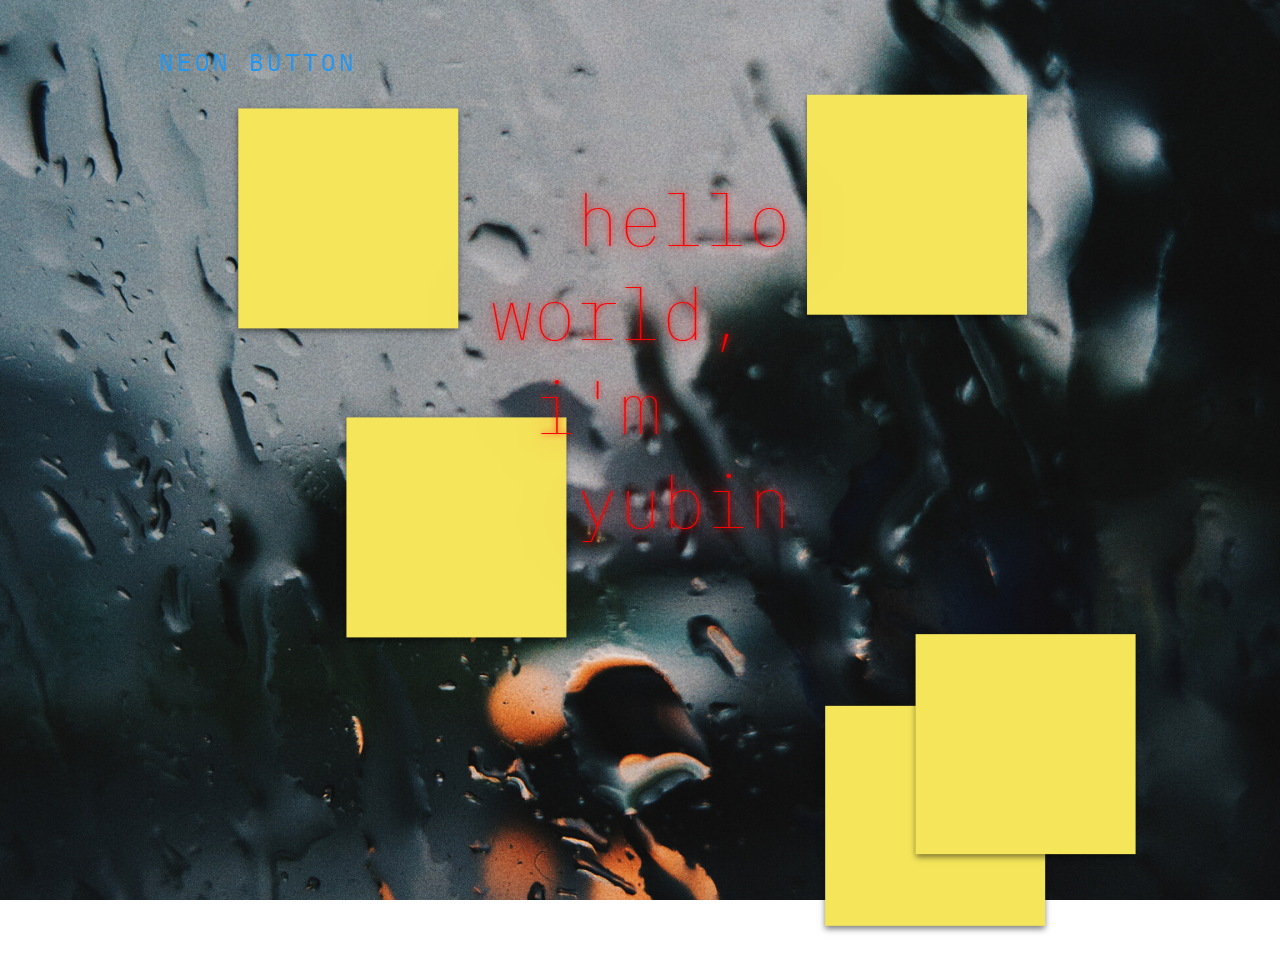
<file: landing.html>
<!DOCTYPE html>
<html lang="en">
<head>
  <meta charset="UTF-8">
  <meta http-equiv="X-UA-Compatible" content="IE=edge,chrome=1"/>
  <meta name="viewport" content="width=device-width,initial-scale=1,maximum-scale=1,user-scalable=0">
  <title>Landing - Yubin Go</title>
<link href="https://fonts.googleapis.com/css2?family=IBM+Plex+Mono:wght@300;400&display=swap" rel="stylesheet">
  <link rel="stylesheet" href="landstyle.css">
  <script src="https://code.jquery.com/jquery-3.3.1.js"></script>
  <script src="jquery.novacancy.min.js"></script>
</head>
<body>
<script type="module" src="landapp.js"></script>
  <script type="text/javascript">
    $(document).ready(function(){
      $('#neonthis').novacancy({

        'reblinkProbability' : 0.3,
        'blinkMin' : 0.1,
        'blinkMax' : 0.2,
        'loopMin' : 1,
        'loopMax' : 2,
        'color' : 'red',
        'glow' : ['0 0 80px red', '0 0 30px red', '0 0 6px red'],
        'off' : 2,
        'blink' : 0,
        'autoOn' : true
      });
    });
  </script>
  <div class="neon-text">
    <p id="neonthis">
          &nbsp;&nbsp;hello<br>
          world,<br>
          &nbsp;i'm<br>
          &nbsp;&nbsp;yubin<br>
    </p>
  </div>
  <div class="neon-button">
  <a href="#">
    <span></span>
    <span></span>
    <span></span>
    <span></span>
    Neon button
  </a>
</div>
</body>
</html>
</file>
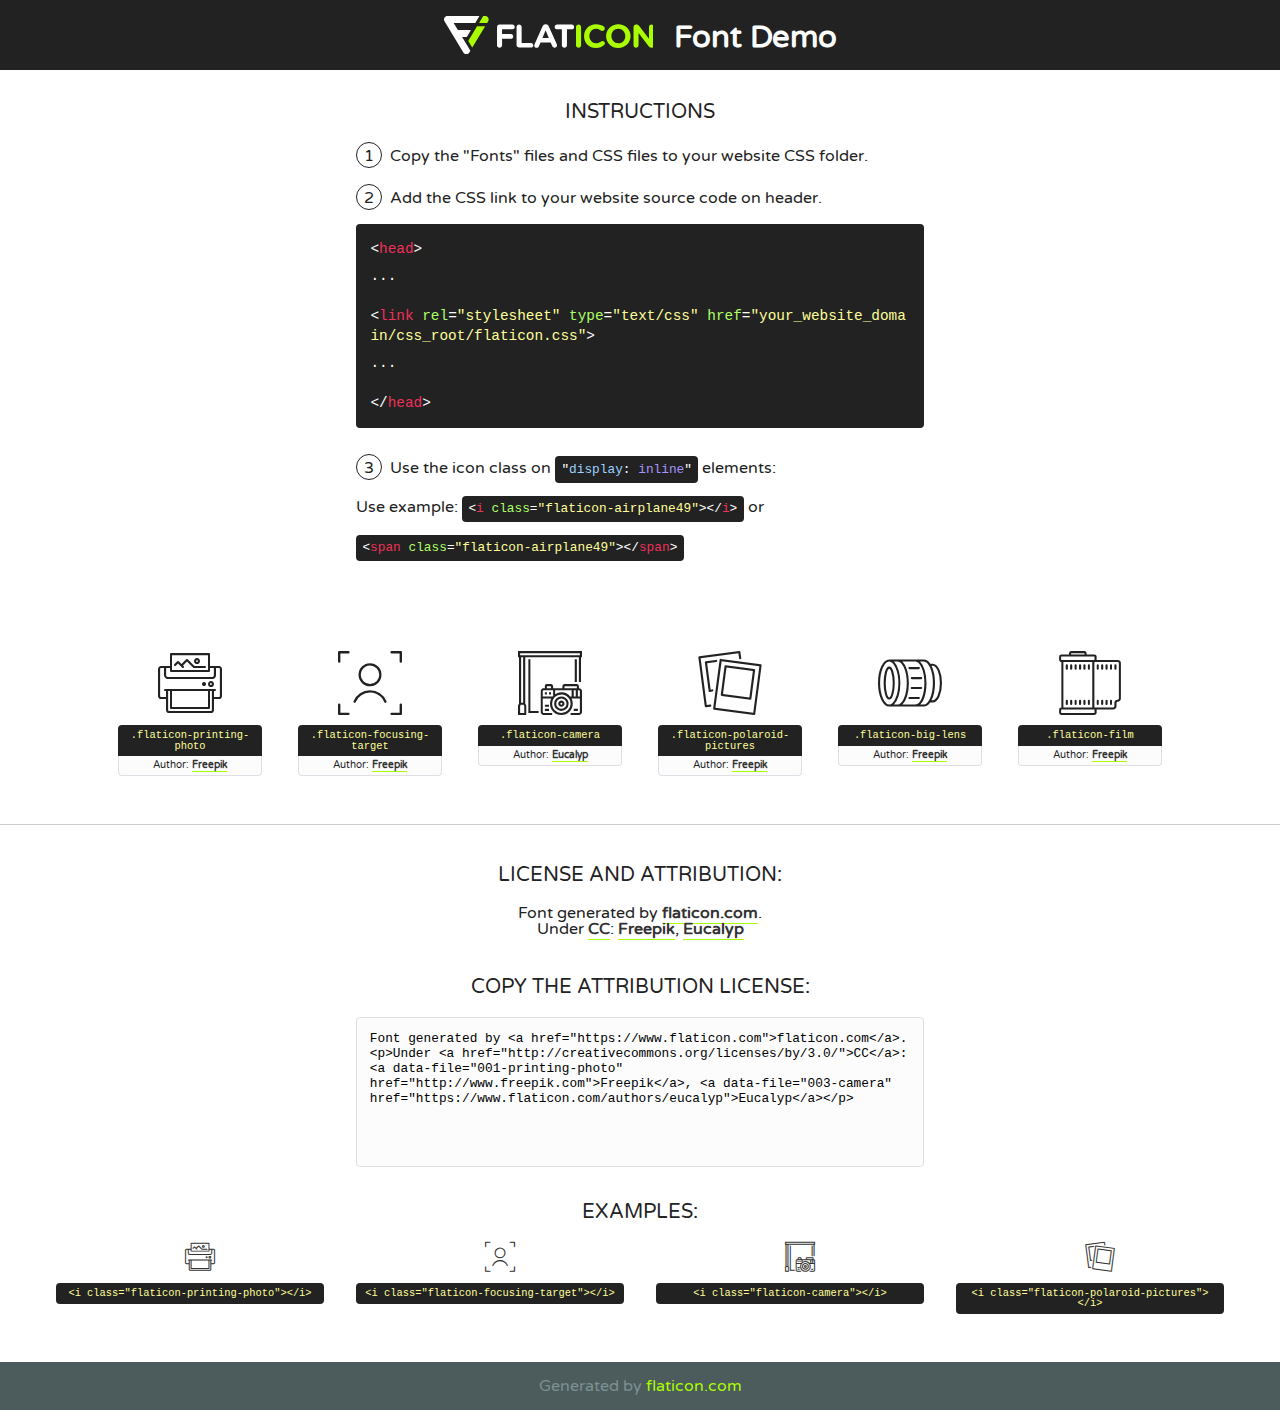
<file: fonts/flaticon/font/flaticon.html>
<!DOCTYPE html>
<!--
  Flaticon icon font: Flaticon
  Creation date: 12/12/2018 14:43
-->
<html>
<!DOCTYPE html>
<html>

<head>
    <title>Flaticon WebFont</title>
    <link href="http://fonts.googleapis.com/css?family=Varela+Round" rel="stylesheet" type="text/css" />
    <link rel="stylesheet" type="text/css" href="flaticon.css">
    <meta charset="UTF-8">
    <style>
    html, body, div, span, applet, object, iframe,
    h1, h2, h3, h4, h5, h6, p, blockquote, pre,
    a, abbr, acronym, address, big, cite, code,
    del, dfn, em, img, ins, kbd, q, s, samp,
    small, strike, strong, sub, sup, tt, var,
    b, u, i, center,
    dl, dt, dd, ol, ul, li,
    fieldset, form, label, legend,
    table, caption, tbody, tfoot, thead, tr, th, td,
    article, aside, canvas, details, embed, 
    figure, figcaption, footer, header, hgroup, 
    menu, nav, output, ruby, section, summary,
    time, mark, audio, video {
        margin: 0;
        padding: 0;
        border: 0;
        font-size: 100%;
        font: inherit;
        vertical-align: baseline;
    }
    /* HTML5 display-role reset for older browsers */
    article, aside, details, figcaption, figure, 
    footer, header, hgroup, menu, nav, section {
        display: block;
    }
    body {
        line-height: 1;
    }
    ol, ul {
        list-style: none;
    }
    blockquote, q {
        quotes: none;
    }
    blockquote:before, blockquote:after,
    q:before, q:after {
        content: '';
        content: none;
    }
    table {
        border-collapse: collapse;
        border-spacing: 0;
    }
    body {
        font-family: 'Varela Round', Helvetica, Arial, sans-serif;
        font-size: 16px;
        color: #222;
    }
    a {
        color: #333;
        border-bottom: 1px solid #a9fd00;
        font-weight: bold;
        text-decoration: none;
    }
    * {
        -moz-box-sizing: border-box;
        -webkit-box-sizing: border-box;
        box-sizing: border-box;
        margin: 0;
        padding: 0;
    }
    [class^="flaticon-"]:before, [class*=" flaticon-"]:before, [class^="flaticon-"]:after, [class*=" flaticon-"]:after {
        font-family: Flaticon;
        font-size: 30px;
        font-style: normal;
        margin-left: 20px;
        color: #333;
    }
    .wrapper {
        max-width: 600px;
        margin: auto;
        padding: 0 1em;
    }
    .title {
        font-size: 1.25em;
        text-align: center;
        margin-bottom: 1em;
        text-transform: uppercase;
    }
    header {
        text-align: center;
        background-color: #222;
        color: #fff;
        padding: 1em;
    }
    header .logo {
        width: 210px;
        height: 38px;
        display: inline-block;
        vertical-align: middle;
        margin-right: 1em;
        border: none;
    }
    header strong {
        font-size: 1.95em;
        font-weight: bold;
        vertical-align: middle;
        margin-top: 5px;
        display: inline-block;
    }
    .demo {
        margin: 2em auto;
        line-height: 1.25em;
    }
    .demo ul li {
        margin-bottom: 1em;
    }
    .demo ul li .num {
        color: #222;
        border-radius: 20px;
        display: inline-block;
        width: 26px;
        padding: 3px;
        height: 26px;
        text-align: center;
        margin-right: 0.5em;
        border: 1px solid #222;
    }
    .demo ul li code {
        background-color: #222;
        border-radius: 4px;
        padding: 0.25em 0.5em;
        display: inline-block;
        color: #fff;
        font-family: Consolas,Monaco,Lucida Console,Liberation Mono,DejaVu Sans Mono,Bitstream Vera Sans Mono,Courier New, monospace;
        font-weight: lighter;
        margin-top: 1em;
        font-size: 0.8em;
        word-break: break-all;
    }
    .demo ul li code.big {
        padding: 1em;
        font-size: 0.9em;
    }
    .demo ul li code .red {
        color: #EF3159;
    }
    .demo ul li code .green {
        color: #ACFF65;
    }
    .demo ul li code .yellow {
        color: #FFFF99;
    }
    .demo ul li code .blue {
        color: #99D3FF;
    }
    .demo ul li code .purple {
        color: #A295FF;
    }
    .demo ul li code .dots {
        margin-top: 0.5em;
        display: block;
    }
    #glyphs {
        border-bottom: 1px solid #ccc;
        padding: 2em 0;
        text-align: center;
    }
    .glyph {
        display: inline-block;
        width: 9em;
        margin: 1em;
        text-align: center;
        vertical-align: top;
        background: #FFF;
    }
    .glyph .glyph-icon {
        padding: 10px;
        display: block;
        font-family:"Flaticon";
        font-size: 64px;
        line-height: 1;
    }
    .glyph .glyph-icon:before {
        font-size: 64px;
        color: #222;
        margin-left: 0;
    }
    .class-name {
        font-size: 0.65em;
        background-color: #222;
        color: #fff;
        border-radius: 4px 4px 0 0;
        padding: 0.5em;
        color: #FFFF99;
        font-family: Consolas,Monaco,Lucida Console,Liberation Mono,DejaVu Sans Mono,Bitstream Vera Sans Mono,Courier New, monospace;
    }
    .author-name {
        font-size: 0.6em;
        background-color: #fcfcfd;
        border: 1px solid #DEDEE4;
        border-top: 0;
        border-radius: 0 0 4px 4px;
        padding: 0.5em;
    }
    .class-name:last-child {
        font-size: 10px;
        color:#888;
    }
    .class-name:last-child a {
        font-size: 10px;
        color:#555;
    }
    .class-name:last-child a:hover {
        color:#a9fd00;
    }
    .glyph > input {
        display: block;
        width: 100px;
        margin: 5px auto;
        text-align: center;
        font-size: 12px;
        cursor: text;
    }
    .glyph > input.icon-input {
        font-family:"Flaticon";
        font-size: 16px;
        margin-bottom: 10px;
    }
    .attribution .title {
        margin-top: 2em;
    }
    .attribution textarea {
        background-color: #fcfcfd;
        padding: 1em;
        border: none;
        box-shadow: none;
        border: 1px solid #DEDEE4;
        border-radius: 4px;
        resize: none;
        width: 100%;
        height: 150px;
        font-size: 0.8em;
        font-family: Consolas,Monaco,Lucida Console,Liberation Mono,DejaVu Sans Mono,Bitstream Vera Sans Mono,Courier New, monospace;
        -webkit-appearance: none;
    }
    .iconsuse {
        margin: 2em auto;
        text-align: center;
        max-width: 1200px;
    }
    .iconsuse:after {
        content: '';
        display: table;
        clear: both;
    }
    .iconsuse .image {
        float: left;
        width: 25%;
        padding: 0 1em;
    }
    .iconsuse .image p {
        margin-bottom: 1em;
    }
    .iconsuse .image span {
        display: block;
        font-size: 0.65em;
        background-color: #222;
        color: #fff;
        border-radius: 4px;
        padding: 0.5em;
        color: #FFFF99;
        margin-top: 1em;
        font-family: Consolas,Monaco,Lucida Console,Liberation Mono,DejaVu Sans Mono,Bitstream Vera Sans Mono,Courier New, monospace;
    }
    #footer {
        text-align: center;
        background-color: #4C5B5C;
        color: #7c9192;
        padding: 1em;
    }
    #footer a {
        border: none;
        color: #a9fd00;
        font-weight: normal;
    }
    @media (max-width: 960px) {
        .iconsuse .image {
            width: 50%;
        }
    }
    @media (max-width: 560px) {
        .iconsuse .image {
            width: 100%;
        }
    }
    </style>
</head>

<body class="characters-off">

    <header>
        <a href="https://www.flaticon.com" target="_blank" class="logo">
            <svg version="1.1" xmlns="http://www.w3.org/2000/svg" xmlns:xlink="http://www.w3.org/1999/xlink" xmlns:a="http://ns.adobe.com/AdobeSVGViewerExtensions/3.0/" viewBox="0 0 560.875 102.036" enable-background="new 0 0 560.875 102.036" xml:space="preserve">
                <defs>
                </defs>
                <g>
                    <g class="letters">
                        <path fill="#ffffff" d="M141.596,29.675c0-3.777,2.985-6.767,6.764-6.767h34.438c3.426,0,6.15,2.728,6.15,6.15
                        c0,3.43-2.724,6.149-6.15,6.149h-27.674v13.091h23.719c3.429,0,6.151,2.724,6.151,6.15c0,3.43-2.723,6.149-6.151,6.149h-23.719
                        v17.574c0,3.773-2.986,6.761-6.764,6.761c-3.779,0-6.764-2.989-6.764-6.761V29.675z"></path>
                        <path fill="#ffffff" d="M193.844,29.149c0-3.781,2.985-6.767,6.764-6.767c3.776,0,6.763,2.985,6.763,6.767v42.957h25.039
                        c3.426,0,6.149,2.726,6.149,6.153c0,3.425-2.723,6.15-6.149,6.15h-31.802c-3.779,0-6.764-2.986-6.764-6.768V29.149z"></path>
                        <path fill="#ffffff" d="M241.891,75.71l21.438-48.407c1.492-3.341,4.215-5.357,7.906-5.357h0.792
                        c3.686,0,6.323,2.017,7.815,5.357l21.439,48.407c0.436,0.967,0.701,1.845,0.701,2.723c0,3.602-2.809,6.501-6.414,6.501
                        c-3.161,0-5.269-1.845-6.499-4.655l-4.132-9.661h-27.059l-4.301,10.102c-1.144,2.631-3.426,4.214-6.237,4.214
                        c-3.517,0-6.24-2.81-6.24-6.325C241.1,77.64,241.451,76.677,241.891,75.71z M279.932,58.666l-8.521-20.297l-8.526,20.297H279.932
                        z"></path>
                        <path fill="#ffffff" d="M314.864,35.387H301.86c-3.429,0-6.239-2.813-6.239-6.238c0-3.429,2.811-6.24,6.239-6.24h39.533
                        c3.426,0,6.237,2.811,6.237,6.24c0,3.425-2.811,6.238-6.237,6.238h-13.001v42.785c0,3.773-2.99,6.761-6.764,6.761
                        c-3.779,0-6.764-2.989-6.764-6.761V35.387z"></path>
                        <path fill="#A9FD00" d="M352.615,29.149c0-3.781,2.985-6.767,6.767-6.767c3.774,0,6.761,2.985,6.761,6.767v49.024
                        c0,3.773-2.987,6.761-6.761,6.761c-3.781,0-6.767-2.989-6.767-6.761V29.149z"></path>
                        <path fill="#A9FD00" d="M374.132,53.836v-0.179c0-17.481,13.178-31.801,32.065-31.801c9.22,0,15.459,2.458,20.557,6.238
                        c1.402,1.054,2.637,2.985,2.637,5.357c0,3.692-2.985,6.59-6.681,6.59c-1.845,0-3.071-0.702-4.044-1.319
                        c-3.776-2.813-7.729-4.393-12.562-4.393c-10.364,0-17.831,8.611-17.831,19.154v0.173c0,10.542,7.291,19.329,17.831,19.329
                        c5.715,0,9.492-1.756,13.359-4.834c1.049-0.874,2.458-1.491,4.039-1.491c3.429,0,6.325,2.813,6.325,6.236
                        c0,2.106-1.056,3.78-2.282,4.834c-5.539,4.834-12.036,7.733-21.878,7.733C387.572,85.464,374.132,71.493,374.132,53.836z"></path>
                        <path fill="#A9FD00" d="M433.009,53.836v-0.179c0-17.481,13.79-31.801,32.766-31.801c18.981,0,32.592,14.143,32.592,31.628v0.173
                        c0,17.483-13.785,31.807-32.769,31.807C446.625,85.464,433.009,71.32,433.009,53.836z M484.224,53.836v-0.179
                        c0-10.539-7.725-19.326-18.626-19.326c-10.893,0-18.449,8.611-18.449,19.154v0.173c0,10.542,7.73,19.329,18.626,19.329
                        C476.676,72.986,484.224,64.378,484.224,53.836z"></path>
                        <path fill="#A9FD00" d="M506.233,29.321c0-3.774,2.99-6.763,6.767-6.763h1.401c3.252,0,5.183,1.583,7.029,3.953l26.093,34.265
                        V29.059c0-3.692,2.99-6.677,6.681-6.677c3.683,0,6.671,2.985,6.671,6.677v48.934c0,3.78-2.987,6.765-6.764,6.765h-0.436
                        c-3.257,0-5.188-1.581-7.034-3.953l-27.056-35.492v32.944c0,3.687-2.985,6.676-6.678,6.676c-3.683,0-6.673-2.989-6.673-6.676
                        V29.321z"></path>
                    </g>
                    <g class="insignia">
                        <path fill="#ffffff" d="M48.372,56.137h12.517l11.156-18.537H37.186L25.688,18.539h57.825L94.668,0H9.271
                        C5.925,0,2.842,1.801,1.198,4.716c-1.644,2.907-1.593,6.482,0.134,9.343l50.38,83.501c1.678,2.781,4.689,4.476,7.938,4.476
                        c3.246,0,6.257-1.695,7.935-4.476l2.898-4.804L48.372,56.137z"></path>
                        <g class="i">
                            <path fill="#A9FD00" d="M93.575,18.539h0.031v0.004l21.652,0.004l2.705-4.488c1.727-2.861,1.778-6.436,0.133-9.343
                            C116.454,1.801,113.371,0,110.026,0h-5.294L93.575,18.539z"></path>
                            <polygon fill="#A9FD00" points="88.291,27.356 64.725,66.486 75.519,84.404 109.942,27.356"></polygon>
                        </g>
                    </g>
                </g>
            </svg>
        </a>
        <strong>Font Demo</strong>
    </header>


    <section class="demo wrapper">

        <p class="title">Instructions</p>

        <ul>
            <li>
                <span class="num">1</span>Copy the "Fonts" files and CSS files to your website CSS folder.
            </li>
            <li>
                <span class="num">2</span>Add the CSS link to your website source code on header.
                <code class="big">
                    &lt;<span class="red">head</span>&gt;
                    <br/><span class="dots">...</span>
                    <br/>&lt;<span class="red">link</span> <span class="green">rel</span>=<span class="yellow">"stylesheet"</span> <span class="green">type</span>=<span class="yellow">"text/css"</span> <span class="green">href</span>=<span class="yellow">"your_website_domain/css_root/flaticon.css"</span>&gt;
                    <br/><span class="dots">...</span>
                    <br/>&lt;/<span class="red">head</span>&gt;
                </code>
            </li>

            <li>
                <p>
                    <span class="num">3</span>Use the icon class on <code>"<span class="blue">display</span>:<span class="purple"> inline</span>"</code> elements:
                    <br />
                    Use example: <code>&lt;<span class="red">i</span> <span class="green">class</span>=<span class="yellow">&quot;flaticon-airplane49&quot;</span>&gt;&lt;/<span class="red">i</span>&gt;</code> or <code>&lt;<span class="red">span</span> <span class="green">class</span>=<span class="yellow">&quot;flaticon-airplane49&quot;</span>&gt;&lt;/<span class="red">span</span>&gt;</code>
            </li>
        </ul>

    </section>




   <section id="glyphs">          
    
      
        <div class="glyph"><div class="glyph-icon flaticon-printing-photo"></div>
            <div class="class-name">.flaticon-printing-photo</div>
            <div class="author-name">Author: <a data-file="001-printing-photo" href="http://www.freepik.com">Freepik</a> </div> 
        </div>        
        
        <div class="glyph"><div class="glyph-icon flaticon-focusing-target"></div>
            <div class="class-name">.flaticon-focusing-target</div>
            <div class="author-name">Author: <a data-file="002-focusing-target" href="http://www.freepik.com">Freepik</a> </div> 
        </div>        
        
        <div class="glyph"><div class="glyph-icon flaticon-camera"></div>
            <div class="class-name">.flaticon-camera</div>
            <div class="author-name">Author: <a data-file="003-camera" href="https://www.flaticon.com/authors/eucalyp">Eucalyp</a> </div> 
        </div>        
        
        <div class="glyph"><div class="glyph-icon flaticon-polaroid-pictures"></div>
            <div class="class-name">.flaticon-polaroid-pictures</div>
            <div class="author-name">Author: <a data-file="004-polaroid-pictures" href="http://www.freepik.com">Freepik</a> </div> 
        </div>        
        
        <div class="glyph"><div class="glyph-icon flaticon-big-lens"></div>
            <div class="class-name">.flaticon-big-lens</div>
            <div class="author-name">Author: <a data-file="005-big-lens" href="http://www.freepik.com">Freepik</a> </div> 
        </div>        
        
        <div class="glyph"><div class="glyph-icon flaticon-film"></div>
            <div class="class-name">.flaticon-film</div>
            <div class="author-name">Author: <a data-file="006-film" href="http://www.freepik.com">Freepik</a> </div> 
        </div>        
        

    </section>



    <section class="attribution wrapper"   style="text-align:center;">

      <div class="title">License and attribution:</div><div class="attrDiv">Font generated by <a href="https://www.flaticon.com">flaticon.com</a>. <div><p>Under <a href="http://creativecommons.org/licenses/by/3.0/">CC</a>: <a data-file="001-printing-photo" href="http://www.freepik.com">Freepik</a>, <a data-file="003-camera" href="https://www.flaticon.com/authors/eucalyp">Eucalyp</a></p>  </div>
      </div>
      <div class="title">Copy the Attribution License:</div>

    <textarea onclick="this.focus();this.select();">Font generated by &lt;a href=&quot;https://www.flaticon.com&quot;&gt;flaticon.com&lt;/a&gt;. <p>Under <a href="http://creativecommons.org/licenses/by/3.0/">CC</a>: <a data-file="001-printing-photo" href="http://www.freepik.com">Freepik</a>, <a data-file="003-camera" href="https://www.flaticon.com/authors/eucalyp">Eucalyp</a></p>  
     </textarea>

    </section>

    <section class="iconsuse">

          <div class="title">Examples:</div>            
             
            <div class="image">
                <p>
                    <i class="glyph-icon flaticon-printing-photo"></i> 
                    <span>&lt;i class=&quot;flaticon-printing-photo&quot;&gt;&lt;/i&gt;</span>
                </p>
            </div>
            
            <div class="image">
                <p>
                    <i class="glyph-icon flaticon-focusing-target"></i> 
                    <span>&lt;i class=&quot;flaticon-focusing-target&quot;&gt;&lt;/i&gt;</span>
                </p>
            </div>
            
            <div class="image">
                <p>
                    <i class="glyph-icon flaticon-camera"></i> 
                    <span>&lt;i class=&quot;flaticon-camera&quot;&gt;&lt;/i&gt;</span>
                </p>
            </div>
            
            <div class="image">
                <p>
                    <i class="glyph-icon flaticon-polaroid-pictures"></i> 
                    <span>&lt;i class=&quot;flaticon-polaroid-pictures&quot;&gt;&lt;/i&gt;</span>
                </p>
            </div>
                       
        </div>
                            
    </section>

<div id="footer">
    <div>Generated by <a href="https://www.flaticon.com">flaticon.com</a>
    </div>
</div>



</body>
</html>
</file>
<file: landstyle.css>
* {
  outline: 0;
  margin: 0;
  padding: 0;
}

html {
  height: 100vh;
  width: 100%;
}

body {
  height: 100vh;
  width: 100%;
  background: url(bg.png) no-repeat 50% 50%;
  background-size: cover;
}

canvas {
  width: 100%;
  height: 100%;
}

.neon-text {
  top: 40%;
  left: 50%;
  transform: translate(-50%, -50%);
  position: absolute;
}

p{
  font-size: 72px;
  font-family: "IBM Plex Mono", sans-serif;
  color: #fff;
  font-weight: lighter;
}

a{
  top: 80%
  left: 50%;
  transform: translate(50%, 50%);
  font-family: "IBM Plex Mono", sans-serif;
  display: inline-block;
  padding: 15px 30px;
  color: #2196f3;
  text-transform: uppercase;
  letter-spacing: 4px;
  text-decoration: none;
  font-size: 24px;
  overflow: hidden;
  transition: 0.2s;
}

a:hover{
  color: #255784;
  background: #2196f3;
  box-shadow: 0 0 10px #2196f3, 0 0 40px #2196f3, 0 0 80px #2196f3;
  transition-delay: 1s;
}
</file>
<file: fonts/flaticon/font/flaticon.css>
/*
  	Flaticon icon font: Flaticon
  	Creation date: 12/12/2018 14:43
  	*/

@font-face {
  font-family: "Flaticon";
  src: url("./Flaticon.eot");
  src: url("./Flaticon.eot?#iefix") format("embedded-opentype"),
       url("./Flaticon.woff") format("woff"),
       url("./Flaticon.ttf") format("truetype"),
       url("./Flaticon.svg#Flaticon") format("svg");
  font-weight: normal;
  font-style: normal;
}

@media screen and (-webkit-min-device-pixel-ratio:0) {
  @font-face {
    font-family: "Flaticon";
    src: url("./Flaticon.svg#Flaticon") format("svg");
  }
}

[class^="flaticon-"]:before, [class*=" flaticon-"]:before,
[class^="flaticon-"]:after, [class*=" flaticon-"]:after {   
  font-family: Flaticon;
        font-size: 20px;
font-style: normal;
margin-left: 20px;
}

.flaticon-printing-photo:before { content: "\f100"; }
.flaticon-focusing-target:before { content: "\f101"; }
.flaticon-camera:before { content: "\f102"; }
.flaticon-polaroid-pictures:before { content: "\f103"; }
.flaticon-big-lens:before { content: "\f104"; }
.flaticon-film:before { content: "\f105"; }
</file>
